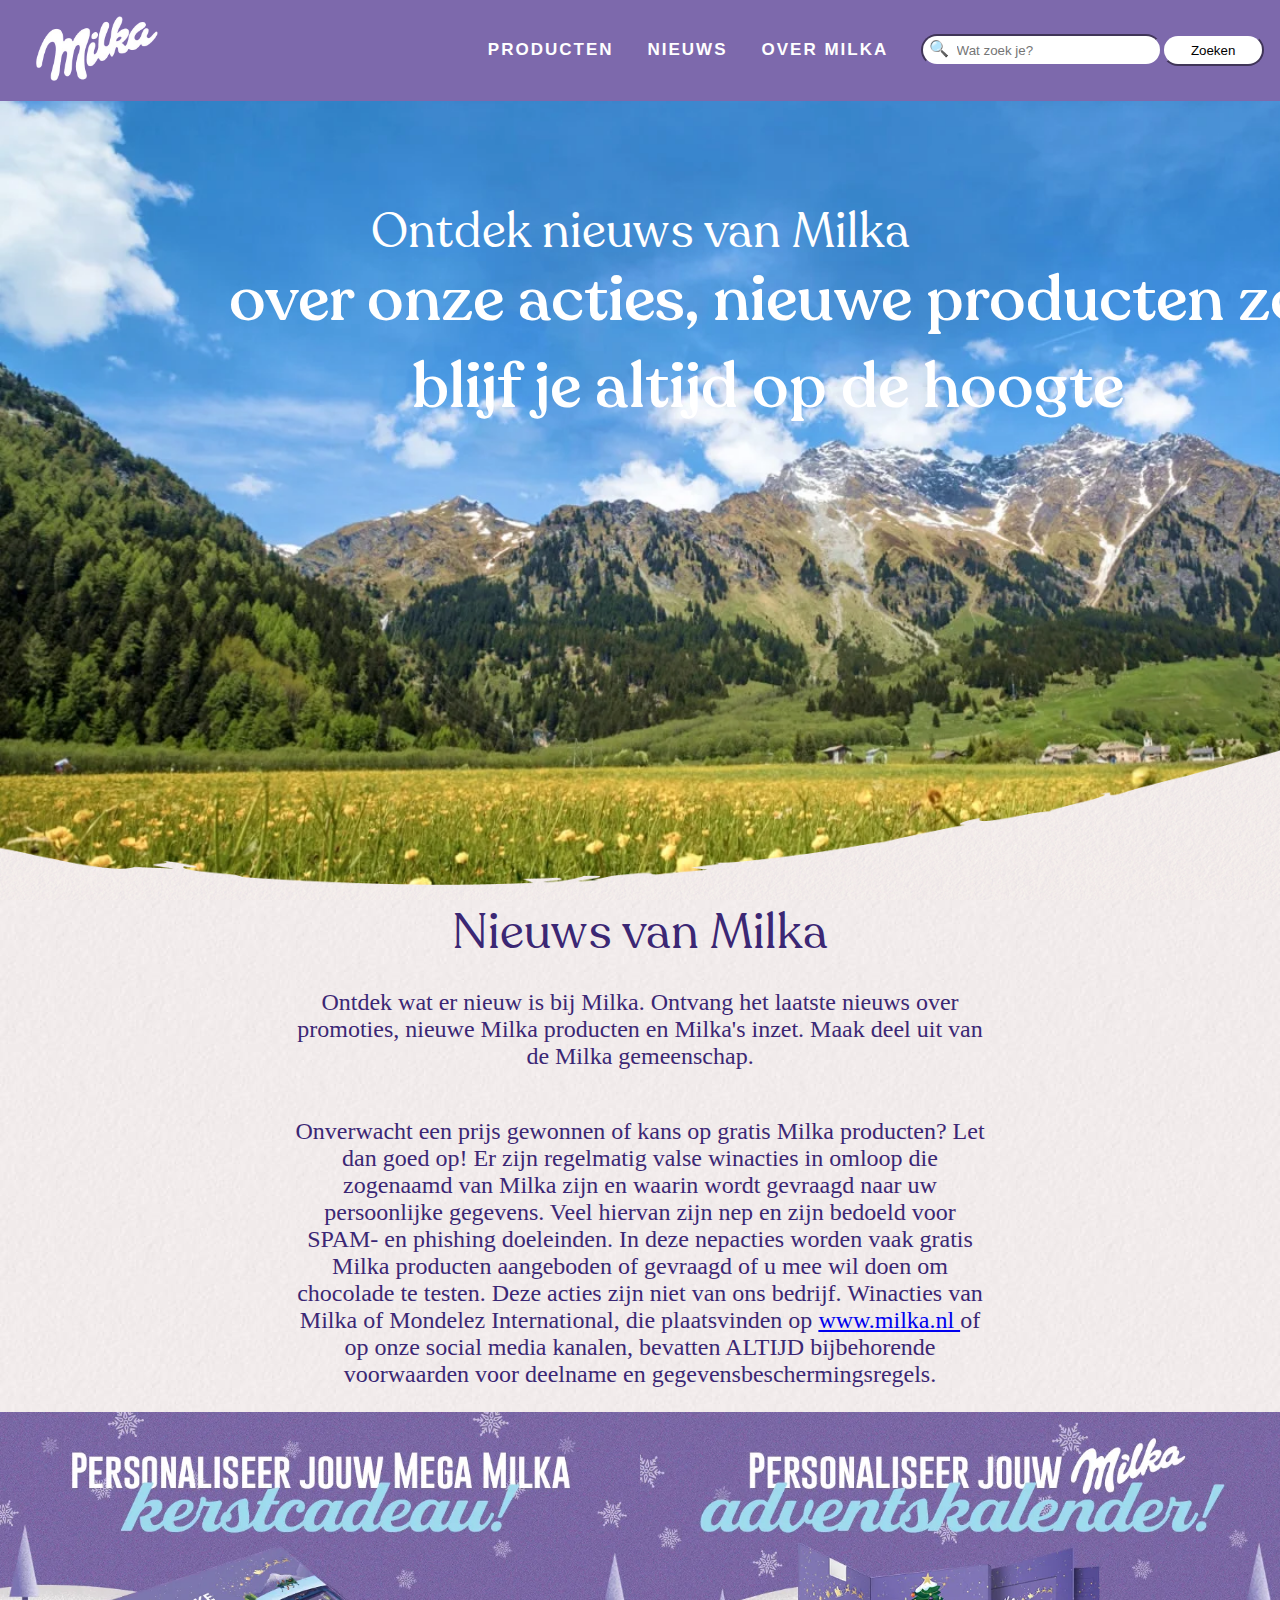
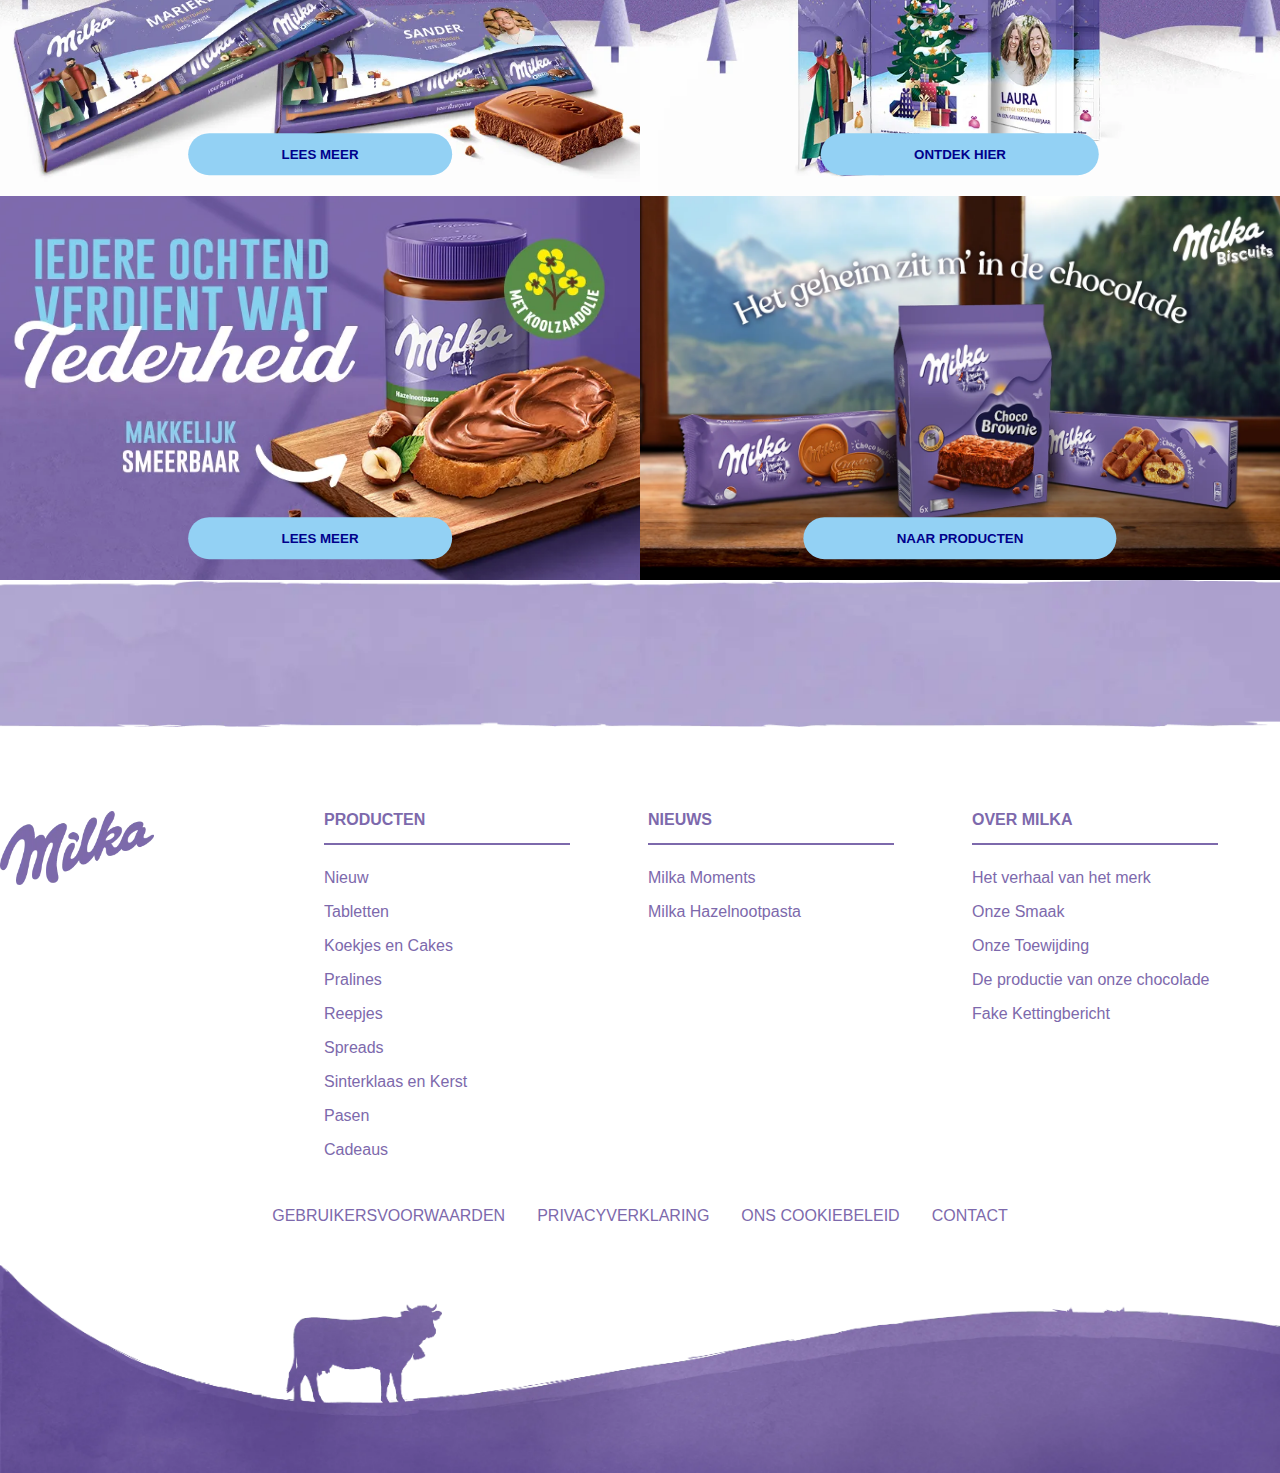
<file: nieuws.html>
<!DOCTYPE html>
<html lang="nl">
   <head>
      <meta charset="UTF-8">
      <meta http-equiv="X-UA-Compatible" content="IE=edge">
      <meta name="description" content="">
      <meta name="viewport" content="width=device-width, intial-scale=1">
      <title>Nieuws</title>
      <link rel="stylesheet" href="styles/nieuws.css" >
      <link rel="icon" href="images/favicon.webp">
 
   </head>

   <body>

   <header>

    <button id="hamburgermenu-button">
	
      <span></span>
      <span></span>
      <span></span>
    </button>

    
		<a href="index.html">
      <img src="images/milka-logo.png"  alt="milka"> 
    </a>
          <nav id="menu">
        <ul>
          <li>
          <a href="nieuws.html">producten</a>
          </li>
          <li>
          <a href="nieuws.html">nieuws </a>
          </li>
          <li>
          <a href="nieuws.html">over milka</a>
          </li>
        </ul>

        <form action="index.html" method="get">
          <label for="search-input" class="search-icon">&#128269;</label>
          <input id="search-input" type="search"  placeholder="Wat zoek je?">
          <input type="submit" value="Zoeken">
        
        </form>
        </nav>
  
  
</header>



<main>

  <section>
  <h1>Ontdek nieuws van Milka</h1>
  <h2>over onze acties, nieuwe producten
      zo blijf je altijd op de hoogte</h2>
  

  <img src="images/curve-lilac-tear-855e8d2fbb822668545ec1b3e5cbc328.png" alt="achtergrond-foto">
</section>


<section>
<h2>Nieuws van Milka</h2>
  <p>
    Ontdek wat er nieuw is bij Milka. Ontvang het laatste nieuws over promoties, nieuwe Milka producten en Milka's inzet. Maak deel uit van de Milka gemeenschap.
  </p>

  <p>Onverwacht een prijs gewonnen of kans op gratis Milka producten? Let dan goed op! Er zijn regelmatig valse winacties in omloop die zogenaamd van Milka zijn en waarin wordt gevraagd naar uw persoonlijke gegevens. Veel hiervan zijn nep en zijn bedoeld voor SPAM- en phishing doeleinden. In deze nepacties worden vaak gratis Milka producten aangeboden of gevraagd of u mee wil doen om chocolade te testen. Deze acties zijn niet van ons bedrijf. Winacties van Milka of Mondelez International, die plaatsvinden op <a href="www.milka.nl">www.milka.nl </a> of op onze social media kanalen, bevatten ALTIJD bijbehorende voorwaarden voor deelname en gegevensbeschermingsregels.</p>
    </section>

    <ul>
      <li>
          
          <img src="images/37034_Milka_White_Oreo_Banner_Big2_960x540_V1.webp" alt="over white orea banner">
          <button>lees meer</button>
      </li>
      <li>
          
          <img src="images/37210_Milka_TenderDark_Online_Visuals_HomeCaroussel-960x540_v2_nl.webp" alt=" over milka tender dark">
          <button>ontdek hier</button>
      </li>
      <li>
          
          <img src="images/Teaser-Hazelnut-Spraed.webp" alt=" over milka teaser hazelnut">
          <button>lees meer</button>
      </li>
      <li>
         
          <img src="images/Teaser-Biscuits.webp" alt=" over milka teaser biscuits">
          <button>naar producten</button>
      </li>
  </ul>

  <img src="images/image__1_.webp" alt="socials">

</main>

<footer>
	<img src="images/milka-logo-footer.webp" alt="milka logo footer afbeelding">
	
<section>
	
	<h2><a href="https://www.milka.nl/alle-producten">Producten</a></h2>
	<ul>
		<li>
		<a href="https://www.milka.nl/alle-producten/nieuw">Nieuw</a>
	    </li>
		<li>
		<a href="https://www.milka.nl/alle-producten/tabletten">Tabletten</a>
		</li>
		<li>
		<a href="https://www.milka.nl/alle-producten/koekjes-en-cakes">Koekjes en Cakes</a>
		</li>
		<li>
		<a href="https://www.milka.nl/alle-producten/pralines">Pralines</a>
		</li>
		<li>
		<a href="https://www.milka.nl/alle-producten/reepjes">Reepjes</a>
		</li>
		<li>
		<a href="https://www.milka.nl/alle-producten/spreads">Spreads</a>
		</li>
		<li>
		<a href="https://www.milka.nl/alle-producten/Sinterklaas-kerst">Sinterklaas en Kerst</a>
		</li>
		<li>
		<a href="https://www.milka.nl/alle-producten/Pasen">Pasen</a>
		</li>
		<li>
		<a href="https://www.yoursurprise.nl/merken/milka">Cadeaus</a>
		</li>
	</ul>
</section>



<section>
	<h2><a href="https://www.milka.nl/nieuws">Nieuws</a></h2>
	<ul>
		<li>
		<a href="https://www.milka.nl/nieuws/moments">Milka Moments</a>
	    </li>
		<li>
		<a href="https://www.milka.nl/producten/milka-hazelnootpasta/">Milka Hazelnootpasta</a>
		</li>

	</ul>
</section>

<section>
	<h2><a href="https://www.milka.nl/over-milka">Over Milka</a></h2>
	<ul>
		<li>
		<a href="https://www.milka.nl/over-milka/geschiedenis">Het verhaal van het merk</a>
	    </li>
		<li>
		<a href="https://www.milka.nl/over-milka/smaak">Onze Smaak</a>
		</li>
		<li>
		<a href="https://www.milka.nl/over-milka/toewijding">Onze Toewijding</a>
		</li>
		<li>
		<a href="https://www.milka.nl/over-milka/chocolade-productie">De productie van onze chocolade</a>
		</li>
		<li>
		<a href="https://www.milka.nl/over-milka/vals-kettingbericht">Fake Kettingbericht</a>
		</li>

	</ul>
</section>



<ul>
<li> 
	<a href="index.html">gebruikersvoorwaarden</a>
</li>
<li> 
	<a href="index.html">privacyverklaring</a>
</li>
<li> 
	<a href="index.html">ons cookiebeleid</a>
</li>
<li> 
	<a href="index.html">contact</a>
</li>

</ul>




<img src="images/footer-desktop-afbeelding.webp" alt="footer afbeelding van Milka">



<script defer src="scripts/script.js"></script>

</footer>

</body>

</html>
</file>
<file: styles/nieuws.css>
/**************/
/* CSS REMEDY */
/**************/
*, *::after, *::before {
box-sizing:border-box;  
margin: 0;
padding: 0;
}

button, summary {
cursor: pointer;
}





/*********************/
/* CUSTOM PROPERTIES */
/*********************/
:root {
/* startje */
--color-text:#111;
--color-background:#eee;
--main-color: #7d69ac;
}


/****************/
/* JOUW STYLING */
/****************/

/* jouw code */


@font-face {
font-family: "RecoletaRegular";
src:  url("../fonts/recoleta-regular-64d11d4995ce25c035a16a5951697d8c\ \(1\).woff2") format('woff2');

}


@font-face {
font-family: "Recoletaextra";
src:  url("../fonts/regular-c8e79486792d1092a876e5b263f97155\ \(1\).woff2") format('woff2');

}

@font-face {
font-family: "Recoletaextra2";
src:  url("../fonts/GoodHeadlineProRegular-d415bfb241fccd77e66766bff87e8e1f.woff2") format('woff2');

}






@font-face {
font-family: "RecoletaMedium";
src:  url("../fonts/recoleta-medium-ceef486bde7a458aa23935382bc5f977.woff2") format('woff2');

}


header {
display: flex;
justify-content: space-between;
position: fixed;
left: 0;
right: 0;
padding: 1em;
align-items: center;
background-color:#7d69ac;
z-index: 999;
}

nav {
max-width: 100%;
display: none;
align-items: center;
}

@media (width > 900px){
nav {
display: flex;

}
}

header li a{
text-decoration: none;
padding: 1em;
color: white;
text-transform:uppercase;
font-family: GoodHeadlinePro,Arial,Helvetica,sans-serif;
letter-spacing: 2px;
font-weight: 700;
font-size: 17px;
}

header img {
max-width: 10em;


}




header input {
padding-inline: 2em;
padding-block: 0.5em;

}

header input[type="search"] {
padding-left: 2.5em;


}

#search-input {
color:black;
}


header input[type="submit"] {
background-color: white;
color:black;
}

header form label{
position:absolute ;
margin-left: 0.5em;
margin-top: 0.3em;



}


header form {
display:flex ;
}


header ul {
display: flex;
list-style: none;
text-decoration: none;
padding: 0em 1em 0em 1em;
}



.toonMenu header ul {
text-decoration: none;
padding: 0em 1em 0em 1em;
list-style: none;
gap: 2em;
flex-direction: column;
display: flex;
}


.toonMenu nav {
display: flex;
flex-direction: column;
background-color: white;
position: absolute;
height: 100vh;
left: 0;
top: 0;
width: 100%;
padding: 10em;
gap: 2em;


}


.toonMenu nav a {
color:var(--main-color);



}




span {
width: 3.6em;
height: 0.3em;
background-color: white;
display: block;
transition: 0.2s;
}	

.toonMenu span {

background-color:#7d69ac;




}

.toonMenu span:first-of-type {

transform: rotate(45deg);
transform-origin: 0 50%;

}

.toonMenu span:nth-of-type(2) {
opacity: 0;
}


.toonMenu span:last-of-type {

transform: rotate(-45deg);
transform-origin: 0 50%;

}


header button {
z-index: 2;
gap: 1em;
flex-direction: column;
display: flex;
border: none;
background-color: transparent;
}

@media (width > 900px){
header button {
display: none;

}
}

main img{
width: 100%;

}


input {
display: block;
padding-inline: 30em;
padding-block: 1em;
border-radius: 2em;
border-color: #7d69ac;

}



main section:nth-of-type(2)  h2 {
text-align: center;
color: #3B2774;
font-size: 3em;
font-weight: 500;
font-family: "RecoletaRegular",Arial,Helvetica,sans-serif;


}

main section:nth-of-type(2)  p {
text-align: center;
color:#3B2774 ;
padding-inline: 12em;
padding-block: 1em;


font-size: 1.5em;

}

main section:first-of-type {
background-image: url("../images/banner-milka.webp");
background-size: cover;
height: 100vh;
position: relative;
padding-top: 10em;
}

main section:first-of-type img {
position:absolute;
bottom: 0;
}



main section:nth-of-type(2)   {
bottom: 50%;
}


label{
display: block;

}

ul {
list-style: none;
padding: 0;
}




header form {
display:flex ;
}





h1 {


font-size: 3em;
line-height: 3em;
text-align: center;
color: white;
right: 11em;
font-family:"RecoletaRegular",Arial,Helvetica,sans-serif ;
font-weight: 100;



}


main section:nth-of-type(1)  h2 { 
position: absolute;
font-size: 4em;
text-align: center;
font-weight: 400;
color: white;
width: 17em;
top: 4em;
left: 3.5em;
font-family: "RecoletaMedium",Arial,Helvetica,sans-serif;
margin: auto;


}



main section:nth-of-type(2) {
background-image: url("../images/achtergrond-kleur.jpeg");

}








ul {
list-style: none;
padding: 0;
margin:0;
padding:0;
list-style:none;
}

li {
position: relative;
overflow: hidden;
}

li img {
max-width: 100%; 
}

ul img:hover {

transition: 1s ease;
transform: scale(1.1)
}



li button { 
position: absolute;
bottom: 0%;
left: 50%;
transform: translate(-50%, -50%);
background-color: #93D1F4;
color: darkblue;
padding: 1em;
padding-inline: 7em;
border: none;
border-radius: 5em;
cursor: pointer;
transition: background-color 0.3s;
text-transform: uppercase;
font-weight: 600;


}


li button:hover {
background-color: plum;
}


ul li p {
position:relative;
display:grid;
place-items:center;
}



ul li  img {
width:100%;
display:block;
height:30vw;

object-fit:cover;
}



@media (min-width:40em) {
main ul {
display:grid;
grid-template-columns:1fr 1fr;
grid-template-rows: 1fr 1fr;
}


}






footer img:first-of-type {
width: 50%;
height: auto;
display: block;

}

footer img:nth-of-type(2) {
width: 100%;
height: 13em;
grid-column: 1/5;
object-fit: cover;
object-position: top center;
}


footer {
display:grid;
grid-template-columns: 1fr 1fr 1fr 1fr;
gap: 1em;
padding-top: 5em;
background-color: white;

}



footer h2{
position: relative;
padding-bottom: 1em;
margin-bottom: 1em;
text-transform: uppercase;
font-size:1em;

letter-spacing: 0;
font-family: 'Franklin Gothic Medium', 'Arial Narrow', Arial, sans-serif;


}

footer h2:hover {
text-decoration: underline;
}

footer a{
text-decoration: none;
width: max-content;
white-space: nowrap;
gap: 2em;
font-family: Arial, Helvetica, sans-serif;
color: #7d69ac;
}

footer ul{

grid-column: 1/5;
justify-content: center;
font-weight: 100;
width: 100%;
color: #7d69ac;



}

footer li {
padding-block: 0.5em;
color: #7d69ac;
}

footer li:hover {

text-decoration: underline;
}

footer >ul{
list-style: none;
display: flex;
text-transform: uppercase;
gap: 2em;
padding-block: 1em;

}

footer h2:after {
content: "";
background-color: #7d69ac;
height: 2px;
width: 80%;
position: absolute;
bottom: 0;
left: 0;


}



@media only screen and (max-width: 900px) {
main img {
width: 100%; 
}

input {
padding-inline: 1em; 
}

main section:nth-of-type(2) p {
padding-inline: 1em; 
}

header {
padding: 0.5em; 
}

header ul {
flex-direction: column; 
}

header img {
max-width: 8em; 
}

header input {
	padding-inline: 1em;
  }
  
header form label {
display: none; 
margin-left: 0.2em;
margin-top: 0.2em;
}

h1 {
right: 0; 
}

main section:nth-of-type(1) h2 {
width: auto; 
top: 0; 
font-size: 3em;
top: 6em;
right: 3em;
}

ul li button {
padding-inline: 2em; 
}

footer {
grid-template-columns: 1fr;
}

footer ul{
font-size: 0.60em;
}
footer img:first-of-type {
width: 100%; 
}

footer img:nth-of-type(2) {
width: 100%; 
}
}
</file>
